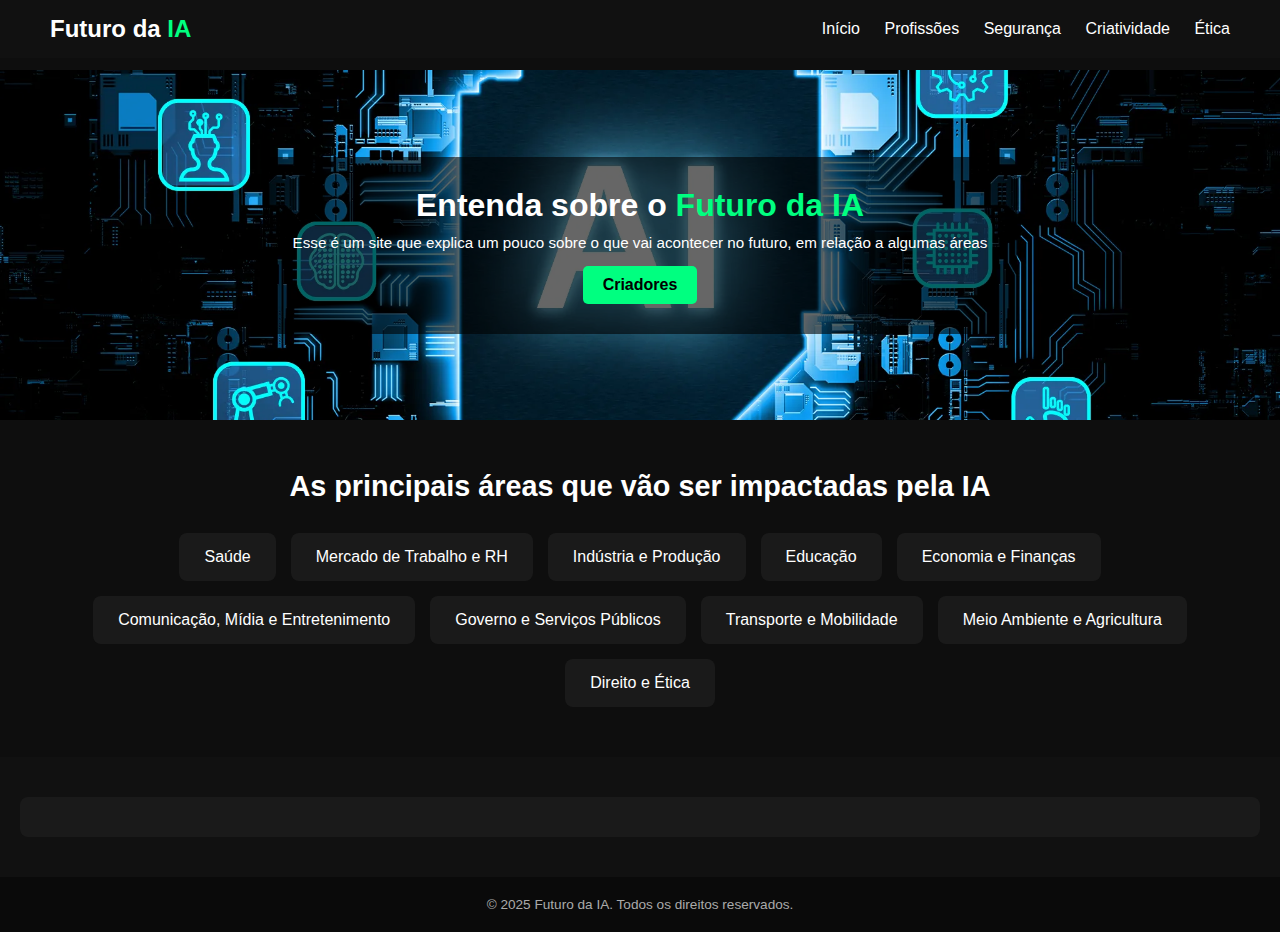
<file: index.html>
<!DOCTYPE html>
<html lang="pt-BR">

<head>
  <meta charset="UTF-8">
  <meta name="viewport" content="width=device-width, initial-scale=1.0">
  <title>Futuro da IA</title>
  <link rel="stylesheet" href="style.css">
  <link rel="icon" type="image/png" href="./img/icone.jpg">
</head>

<body>
  <style>
    * {
      scroll-behavior: smooth;
    }

    .caixa {
      justify-content: center;
      justify-items: center;
      height: auto;
      color: white;
    }

    .caixa p {
      font-size: 1rem;
    }

    @media (max-width: 990px) {
      .menu {
        display: none;
        flex-direction: column;
        width: 100%;
        background-color: #333;
        position: absolute;
        top: 60px;
        left: 0;
      }

      .menu a {
        padding: 10px;
        border-top: 1px solid #444;
      }

      .hamburguer {
        display: block;
      }

      .menu.ativo {
        display: flex;
      }

      #menu-toggle :checked~.menu {
        display: flex;
      }

      .menu-toggle:checked~.menu {
        display: flex;
      }

      .barras {
        width: 25px;
        height: 3px;
        background-color: white;
        margin: 4px 0;
        transition: 0.4s;
      }
    }
      .logo a {
        text-decoration: none;
        font-size: 1.5rem;
        font-weight: bold;
        color: white;
    }
  </style>
  <header class="cabecalho">
    <div class="logo"><a href="#">Futuro da <span>IA</span></a></div>
    <input type="checkbox" id="menu-toggle" class="menu-toggle" style="display: none;">
    <label for="menu-toggle" class="menu-btn">
      <div class="barras"></div>
      <div class="barras"></div>
      <div class="barras"></div>
    </label>
    <nav class="menu">
      <a href="#">Início</a>
      <a href="./arquivos.html/profissões.html">Profissões</a>
      <a href="./arquivos.html/segurança.html">Segurança</a>
      <a href="./arquivos.html/criatividade.html">Criatividade</a>
      <a href="./arquivos.html/ética.html">Ética</a>
    </nav>
  </header>
  <section class="principal">
    <div class="fundo">
      <div class="texto-principal">
        <h1>Entenda sobre o <span>Futuro da IA</span></h1>
        <p>Esse é um site que explica um pouco sobre o que vai acontecer no futuro, em relação a algumas áreas</p>
        <a href="./arquivos.html/criadores.html"><button class="botao">Criadores</button></a>
      </div>
    </div>
  </section>
  <section class="itens">
    <h2>As principais áreas que vão ser impactadas pela IA</h2>
    <div class="caixas-itens">
      <a href="#teste"><button onclick="saude()">
          <div class="caixa">Saúde</div>
        </button></a>
      <a href="#teste"><button onclick="mercadoTrabalho()">
          <div class="caixa">Mercado de Trabalho e RH</div>
        </button></a>
      <a href="#teste"><button onclick="industriaProducao()">
          <div class="caixa">Indústria e Produção</div>
        </button></a>
      <a href="#teste"><button onclick="educacao()">
          <div class="caixa">Educação</div>
        </button></a>
      <a href="#teste"><button onclick="economiaFinancas()">
          <div class="caixa">Economia e Finanças</div>
        </button></a>
      <a href="#teste"><button onclick="comunicacaoMidia()">
          <div class="caixa">Comunicação, Mídia e Entretenimento</div>
        </button></a>
      <a href="#teste"><button onclick="governoServicosPublicos()">
          <div class="caixa">Governo e Serviços Públicos</div>
        </button></a>
      <a href="#teste"><button onclick="transporteMobilidade()">
          <div class="caixa">Transporte e Mobilidade</div>
        </button></a>
      <a href="#teste"><button onclick="meioAmbienteAgricultura()">
          <div class="caixa">Meio Ambiente e Agricultura</div>
        </button></a>
      <a href="#teste"><button onclick="direitoEtica()">
          <div class="caixa">Direito e Ética</div>
        </button></a>
    </div>
  </section>
  <section class="teste" id="teste">
    <div class="caixa" id="ok" style="width: 100%;">
      <h3 class="titulo"></h3>
      <p class="descricao"></p>
    </div>
  </section>
  <footer class="rodape">
    <p>© 2025 Futuro da IA. Todos os direitos reservados.</p>
  </footer>

  <script>
    function exibirTextoNaTela(tag, texto, Tag, Texto) {
      let titulo = document.querySelector(tag);
      titulo.innerHTML = texto;
      let descricao = document.querySelector(Tag);
      descricao.innerHTML = Texto;
    }
    function saude() {
      exibirTextoNaTela('.teste h3', 'Saúde', '.teste p', 'A Inteligência Artificial tem revolucionado a área da saúde ao proporcionar diagnósticos mais rápidos e precisos. Por meio da análise de exames de imagem e dados genéticos, é possível identificar doenças como câncer, problemas cardíacos ou condições raras com maior eficiência. Além disso, a IA permite o desenvolvimento da medicina personalizada, em que os tratamentos são adaptados às necessidades específicas de cada paciente. Outra aplicação importante está no uso de robôs cirúrgicos e assistentes virtuais, que auxiliam médicos durante procedimentos e no acompanhamento clínico. Por fim, a IA também acelera a descoberta de novos medicamentos, reduzindo significativamente o tempo e o custo das pesquisas farmacêuticas.');
    }

    function mercadoTrabalho() {
      exibirTextoNaTela('.teste h3', 'Mercado de Trabalho e RH', '.teste p', 'No mercado de trabalho, a IA tem desempenhado um papel transformador ao automatizar tarefas repetitivas e operacionais, liberando os profissionais para atividades mais criativas e estratégicas. No setor de Recursos Humanos, ferramentas inteligentes analisam currículos e entrevistas, tornando os processos de recrutamento mais ágeis e precisos. Além disso, o avanço tecnológico tem gerado novas oportunidades profissionais, com o surgimento de carreiras voltadas para a ética na IA, engenharia de prompts, manutenção de sistemas inteligentes, entre outras funções emergentes.');
    }

    function industriaProducao() {
      exibirTextoNaTela('.teste h3', 'Indústria e Produção', '.teste p', 'Na indústria, a aplicação da IA tem tornado os processos produtivos mais eficientes e seguros. A manufatura inteligente, por exemplo, utiliza sensores e algoritmos para detectar falhas antes que as máquinas parem, possibilitando uma manutenção preditiva. A automação avançada também vem ganhando espaço, com robôs industriais mais flexíveis e adaptáveis às demandas de produção. Além disso, a logística se beneficia de sistemas inteligentes que otimizam rotas, reduzem desperdícios e aumentam a produtividade das cadeias de suprimentos.');
    }

    function educacao() {
      exibirTextoNaTela('.teste h3', 'Educação', '.teste p', 'Na educação, a IA possibilita uma transformação profunda ao oferecer ensino personalizado, adaptando os conteúdos ao ritmo e estilo de aprendizagem de cada estudante. Ferramentas de correção automática e tutores virtuais auxiliam professores e alunos em tempo real, tornando o aprendizado mais dinâmico e eficiente. Além disso, recursos de tradução e acessibilidade baseados em IA quebram barreiras linguísticas e garantem maior inclusão de estudantes com diferentes necessidades.');
    }

    function economiaFinancas() {
      exibirTextoNaTela('.teste h3', 'Economia e Finanças', '.teste p', 'O setor econômico e financeiro tem se beneficiado amplamente da Inteligência Artificial. A análise de dados em larga escala permite identificar padrões de mercado com rapidez, auxiliando na tomada de decisões estratégicas. A automação de investimentos, por meio de robôs traders e sistemas preditivos, oferece maior precisão e agilidade nas operações financeiras. Além disso, ferramentas de IA monitoram transações em tempo real, contribuindo para a detecção de fraudes e para a segurança dos usuários.');
    }
    function comunicacaoMidia() {
      exibirTextoNaTela('.teste h3', 'Comunicação, Mídia e Entretenimento', '.teste p', 'A IA está transformando profundamente a comunicação e o entretenimento. Atualmente, é possível gerar automaticamente textos, imagens, músicas e vídeos com qualidade impressionante. Filmes e jogos se tornam mais realistas e interativos graças a efeitos especiais baseados em IA. Além disso, algoritmos de recomendação personalizam o conteúdo que consumimos em redes sociais e plataformas de streaming, moldando nossas experiências digitais de forma cada vez mais individualizada.');
    }

    function governoServicosPublicos() {
      exibirTextoNaTela('.teste h3', 'Governo e Serviços Públicos', '.teste p', 'Na esfera pública, a IA tem potencial para melhorar a eficiência e a qualidade dos serviços oferecidos à população. A análise de grandes volumes de dados permite a criação de políticas públicas mais eficazes e direcionadas. Tecnologias de monitoramento urbano, como câmeras inteligentes e sistemas de controle de tráfego, contribuem para a segurança e a mobilidade nas cidades. Além disso, chatbots e assistentes automatizados facilitam a comunicação entre governos e cidadãos, tornando os atendimentos mais rápidos e acessíveis.');
    }

    function transporteMobilidade() {
      exibirTextoNaTela('.teste h3', 'Transporte e Mobilidade', '.teste p', 'No setor de transporte, a IA está por trás de inovações que prometem transformar a mobilidade urbana. Os veículos autônomos são um exemplo claro, capazes de dirigir sozinhos e reduzir significativamente o número de acidentes. Sistemas inteligentes de gestão de trânsito otimizam sinais e rotas, diminuindo congestionamentos. Na logística, drones e caminhões autônomos estão sendo utilizados para realizar entregas de forma mais rápida e eficiente.');
    }

    function meioAmbienteAgricultura() {
      exibirTextoNaTela('.teste h3', 'Meio Ambiente e Agricultura', '.teste p', 'A IA tem desempenhado um papel importante na preservação ambiental e no aumento da eficiência agrícola. A chamada agricultura de precisão utiliza dados e algoritmos para orientar irrigação, fertilização e colheita, maximizando a produtividade e reduzindo desperdícios. No campo ambiental, a análise de dados climáticos e imagens de satélite permite monitorar ecossistemas, prever desastres naturais e desenvolver estratégias de proteção. Além disso, sistemas inteligentes ajudam a otimizar o consumo de energia em cidades e indústrias, promovendo a sustentabilidade.');
    }
    function direitoEtica() {
      exibirTextoNaTela('.teste h3', 'Direito e Ética', '.teste p', 'Na área jurídica, a IA está sendo utilizada para agilizar a leitura e organização de grandes volumes de documentos, facilitando o trabalho de advogados e tribunais. Ferramentas inteligentes também auxiliam na previsão de decisões judiciais, oferecendo suporte estratégico para profissionais do direito. Paralelamente, o avanço da IA levanta importantes debates éticos, especialmente relacionados à privacidade, à regulação e aos impactos sociais dessas tecnologias, exigindo atenção e responsabilidade no seu uso.');
    }

  </script>
</body>


</html>
</file>
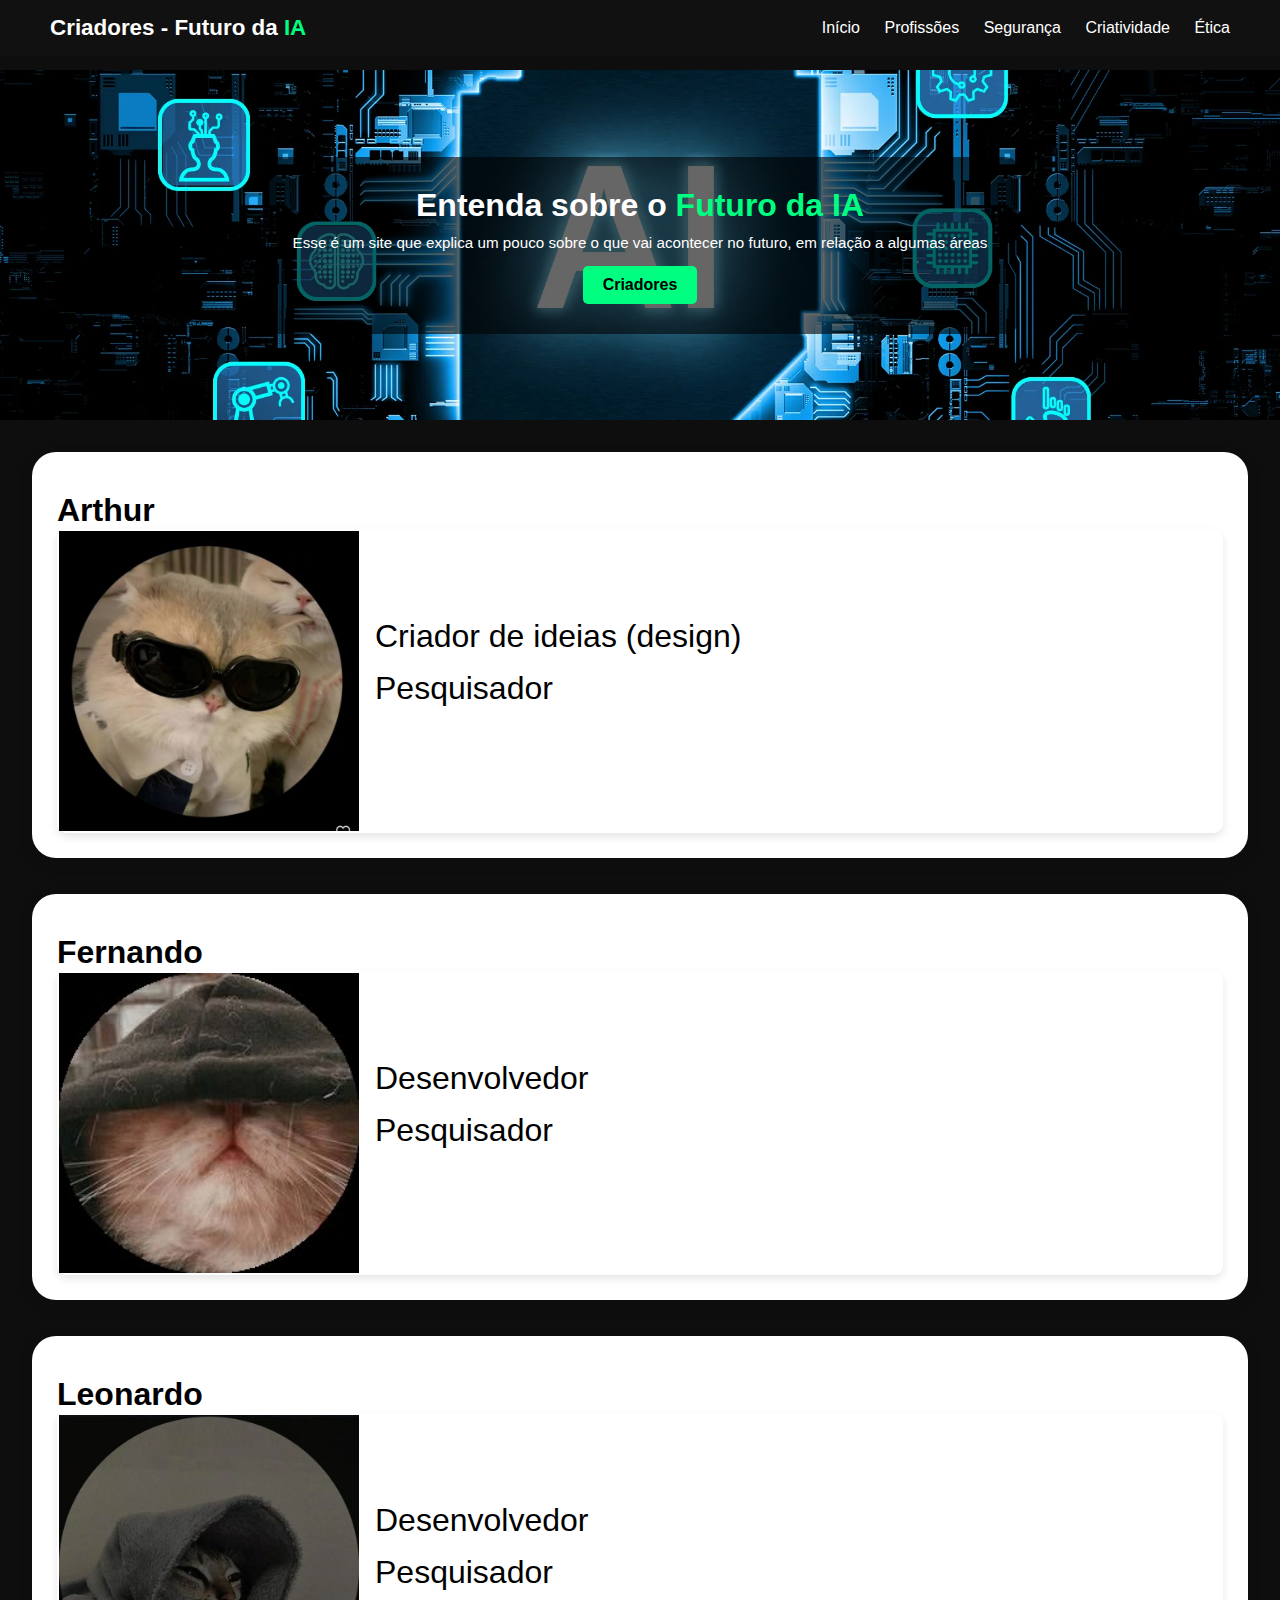
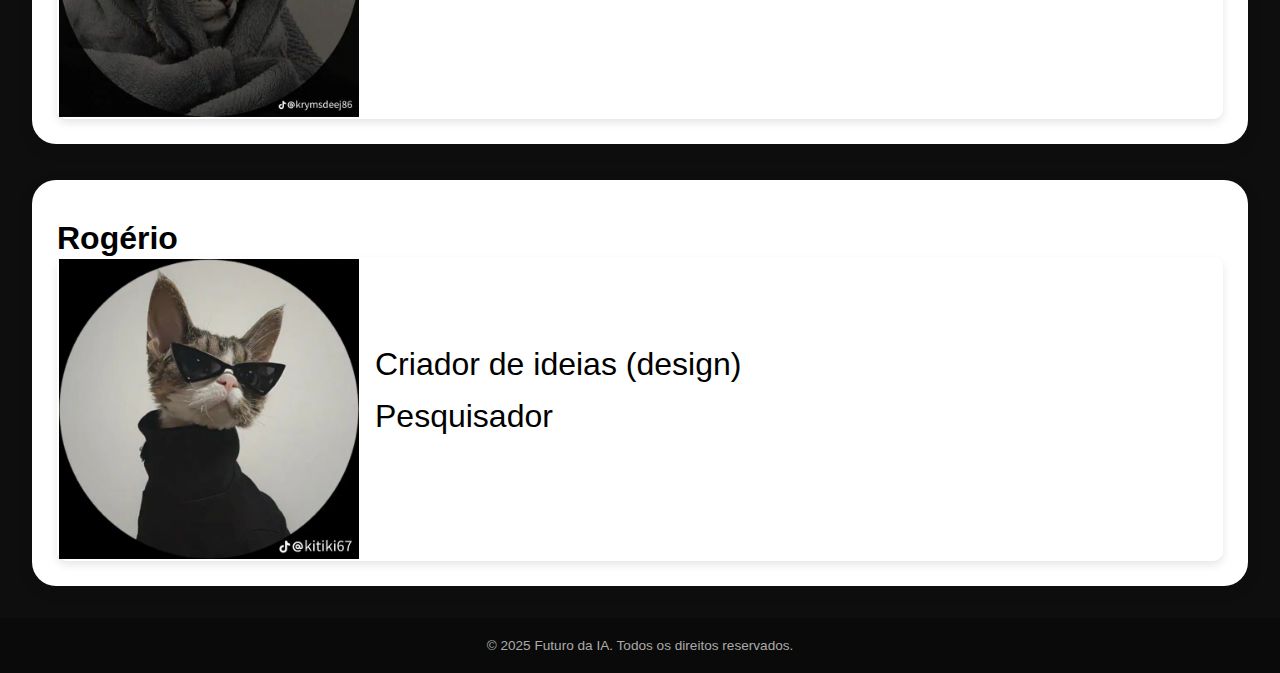
<file: arquivos.html/criadores.html>
<!DOCTYPE html>
<html lang="pt-BR">

<head>
    <meta charset="UTF-8">
    <meta name="viewport" content="width=device-width, initial-scale=1.0">
    <title>Criadores - Futuro da IA</title>
    <link rel="stylesheet" href="../style.css">
    <link rel="icon" type="image/png" href="../img/icone.jpg">

</head>

<body>
    <style>
        .criadores {
            justify-content: center;
            align-items: center;
            gap: 5rem;
            padding: 2rem;
            flex-wrap: wrap;
        }

        .geral {
            width: 100%;
            background-color: #fff;
            border-radius: 24px;
            padding: 25px;
            box-shadow: 0 5px 15px rgba(0, 0, 0, 0.1);
        }

        .imagemperfil {
            border: 2px solid #fff;
            border-radius: 10px;
            box-shadow: 0 4px 8px rgba(0, 0, 0, 0.1);
            transition: transform 0.3s, box-shadow 0.3s;
            display: flex;
            gap: 1rem;
        }

        .descrição h4 {
            margin-top: 15px;
            font-size: 2rem;
            text-align: justify;
            color: black;
        }

        .imagemperfil li ul {
            margin-top: 15px;
            font-size: 2rem;
            text-align: justify;
            color: black;
        }

        .geral .descrição {
            text-align: center;
            margin-top: 15px;
            color: black;
        }

        @media (max-width: 998px) {
            .criadores {
                flex-direction: column;
                align-items: center;
            }

            .imagemperfil {
                width: 100%;
                flex-direction: column;
                align-items: center;
            }
        }

        @media (max-width: 500px) {
            img {
                width: 100%;
                height: auto;
            }
        }

        @media (max-width: 990px) {
            .menu {
                display: none;
                flex-direction: column;
                width: 100%;
                background-color: #333;
                position: absolute;
                top: 60px;
                left: 0;
            }

            .menu a {
                padding: 10px;
                border-top: 1px solid #444;
            }

            .hamburguer {
                display: block;
            }

            .menu.ativo {
                display: flex;
            }

            #menu-toggle :checked~.menu {
                display: flex;
            }

            .menu-toggle:checked~.menu {
                display: flex;
            }

            .barras {
                width: 25px;
                height: 3px;
                background-color: white;
                margin: 4px 0;
                transition: 0.4s;
            }
        }
    </style>
    <header class="cabecalho">
        <div class="logo">Criadores - Futuro da <span>IA</span></div>
        <input type="checkbox" id="menu-toggle" class="menu-toggle" style="display: none;">
        <label for="menu-toggle" class="menu-btn">
            <div class="barras"></div>
            <div class="barras"></div>
            <div class="barras"></div>
        </label>
        <nav class="menu">
            <a href="../index.html">Início</a>
            <a href="./profissões.html">Profissões</a>
            <a href="./segurança.html">Segurança</a>
            <a href="./criatividade.html">Criatividade</a>
            <a href="./ética.html">Ética</a>
        </nav>
    </header>
    <section class="principal">
        <div class="fundo">
            <div class="texto-principal">
                <h1>Entenda sobre o <span>Futuro da IA</span></h1>
                <p>Esse é um site que explica um pouco sobre o que vai acontecer no futuro, em relação a algumas áreas
                </p>
                <a href="#"><button class="botao">Criadores</button></a>
            </div>
        </div>
    </section>
    <section class="criadores">
        <div class="geral">
            <div class="descrição">
                <h4>Arthur</h4>
            </div>
            <div class="imagemperfil">
                <img src="../img/perfil 1.jpg" alt="" width="300rem">
                <li>
                    <br><br><br><br>
                    <ul>Criador de ideias (design)</ul>
                    <ul>Pesquisador</ul>
                </li>
            </div>
        </div>
        <br><br>
        <div class="geral">
            <div class="descrição">
                <h4>Fernando</h4>
            </div>
            <div class="imagemperfil">
                <img src="../img/perfil 2.jpg" alt="" width="300rem">
                <li>
                    <br><br><br><br>
                    <ul>Desenvolvedor</ul>
                    <ul>Pesquisador</ul>
                </li>
            </div>
        </div>
        <br><br>
        <div class="geral">
            <div class="descrição">
                <h4>Leonardo</h4>
            </div>
            <div class="imagemperfil">
                <img src="../img/perfil 3.jpg" alt="" width="300rem">
                <li>
                    <br><br><br><br>
                    <ul>Desenvolvedor</ul>
                    <ul>Pesquisador</ul>
                </li>
            </div>
        </div>
        <br><br>
        <div class="geral">
            <div class="descrição">
                <h4>Rogério</h4>
            </div>
            <div class="imagemperfil">
                <img src="../img/perfil 4.jpg" alt="" width="300rem">
                <li>
                    <br><br><br><br>
                    <ul>Criador de ideias (design)</ul>
                    <ul>Pesquisador</ul>
                </li>
            </div>
        </div>
    </section>
    <footer class="rodape">
        <p>© 2025 Futuro da IA. Todos os direitos reservados.</p>
    </footer>
</body>

</html>
</file>
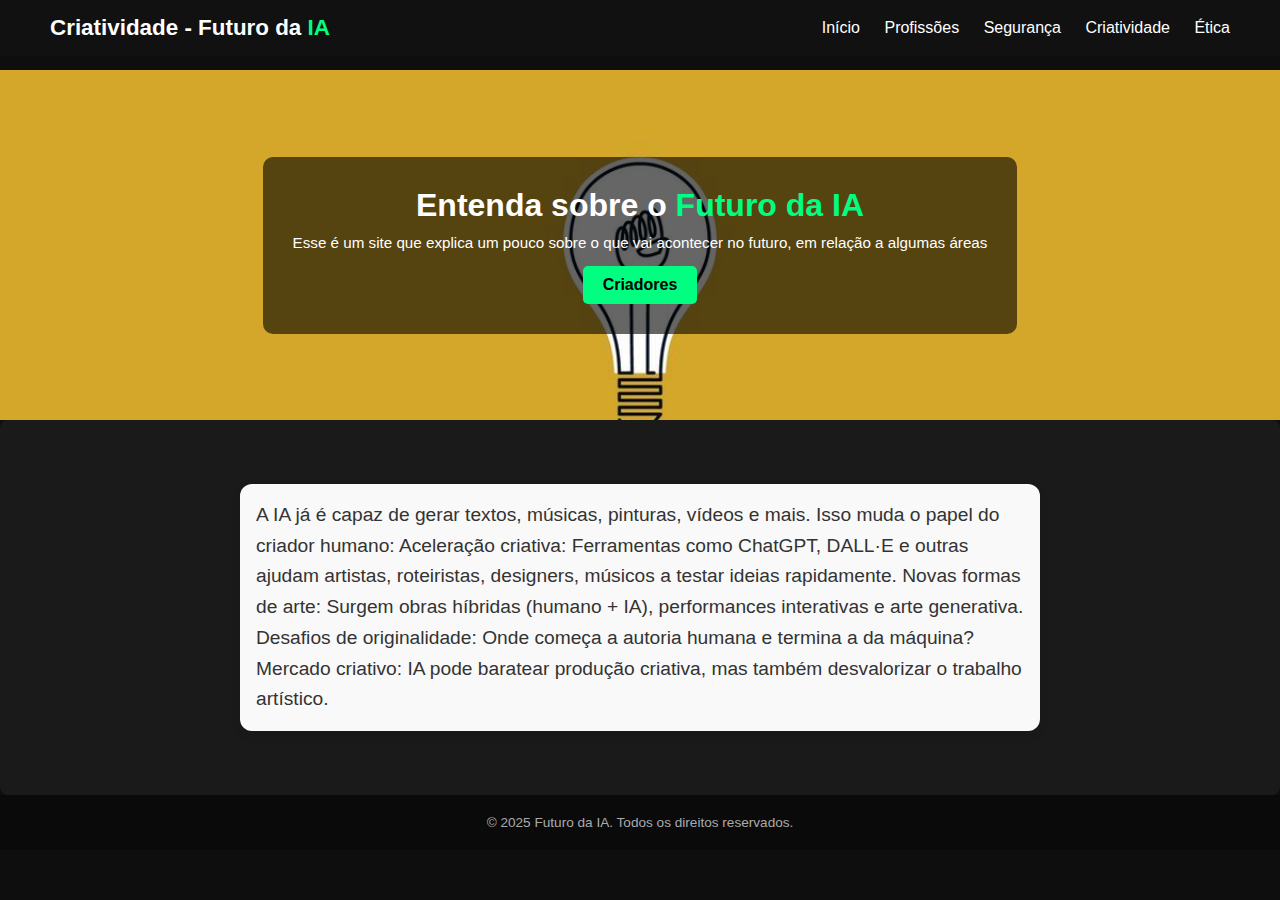
<file: arquivos.html/criatividade.html>
<!DOCTYPE html>
<html lang="pt-BR">

<head>
  <meta charset="UTF-8">
  <meta name="viewport" content="width=device-width, initial-scale=1.0">
  <title>Criatividade - Futuro da IA</title>
  <link rel="stylesheet" href="../style.css">
  <link rel="icon" type="image/png" href="../img/icone.jpg">
</head>

<body>
  <style>
    .principal {
      background: url('../img/criatividade.jpg') center/cover no-repeat;
    }

    .texto {
      max-width: 800px;
      margin: 2rem auto;
      padding: 1rem;
      background-color: #f9f9f9;
      border-radius: 12px;
      box-shadow: 0 4px 8px rgba(0, 0, 0, 0.1);
      font-size: 1.2rem;
      line-height: 1.6;
      color: #333;
    }

    .caixa {
      display: flex;
      justify-content: center;
      align-items: center;
      padding: 2rem;
    }

    @media (max-width: 990px) {
      .menu {
        display: none;
        flex-direction: column;
        width: 100%;
        background-color: #333;
        position: absolute;
        top: 60px;
        left: 0;
      }

      .menu a {
        padding: 10px;
        border-top: 1px solid #444;
      }

      .hamburguer {
        display: block;
      }

      .menu.ativo {
        display: flex;
      }

      #menu-toggle :checked~.menu {
        display: flex;
      }

      .menu-toggle:checked~.menu {
        display: flex;
      }

      .barras {
        width: 25px;
        height: 3px;
        background-color: white;
        margin: 4px 0;
        transition: 0.4s;
      }
    }
  </style>
  <header class="cabecalho">
    <div class="logo">Criatividade - Futuro da <span>IA</span></div>
    <input type="checkbox" id="menu-toggle" class="menu-toggle" style="display: none;">
    <label for="menu-toggle" class="menu-btn">
      <div class="barras"></div>
      <div class="barras"></div>
      <div class="barras"></div>
    </label>
    <nav class="menu">
      <a href="../index.html">Início</a>
      <a href="./profissões.html">Profissões</a>
      <a href="./segurança.html">Segurança</a>
      <a href="./criatividade.html">Criatividade</a>
      <a href="./ética.html">Ética</a>
    </nav>
  </header>
  <section class="principal">
    <div class="fundo">
      <div class="texto-principal">
        <h1>Entenda sobre o <span>Futuro da IA</span></h1>
        <p>Esse é um site que explica um pouco sobre o que vai acontecer no futuro, em relação a algumas áreas</p>
        <a href="./criadores.html"><button class="botao">Criadores</button></a>
      </div>
    </div>
  </section>
  <div class="caixa">
    <div class="texto">
      <p>A IA já é capaz de gerar textos, músicas, pinturas, vídeos e mais. Isso muda o papel do criador humano:
        Aceleração criativa: Ferramentas como ChatGPT, DALL·E e outras ajudam artistas, roteiristas, designers, músicos
        a testar ideias rapidamente. Novas formas de arte: Surgem obras híbridas (humano + IA), performances interativas
        e arte generativa. Desafios de originalidade: Onde começa a autoria humana e termina a da máquina? Mercado
        criativo: IA pode baratear produção criativa, mas também desvalorizar o trabalho artístico.</p>
    </div>
  </div>
  <footer class="rodape">
    <p>© 2025 Futuro da IA. Todos os direitos reservados.</p>
  </footer>
</body>

</html>
</file>
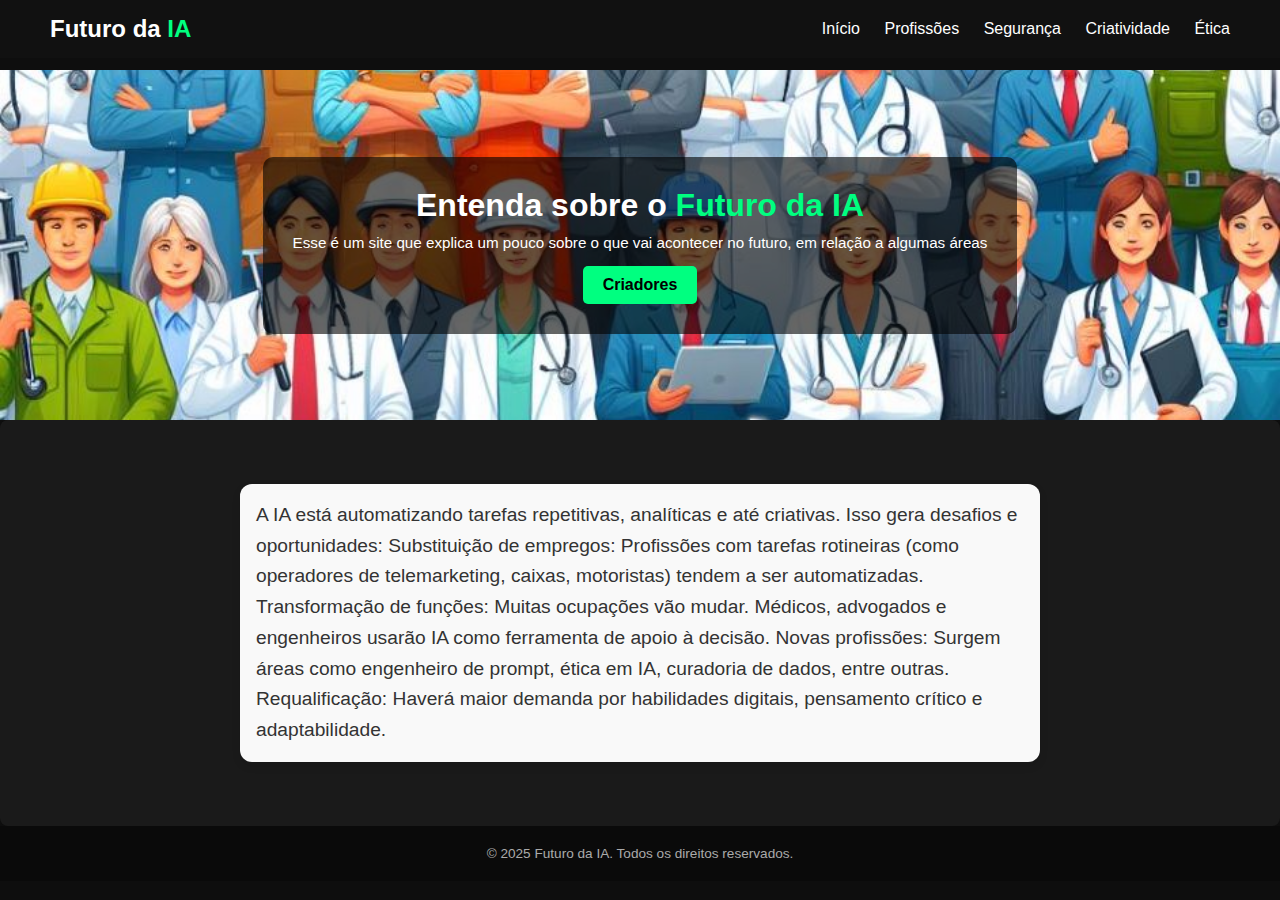
<file: arquivos.html/profissões.html>
<!DOCTYPE html>
<html lang="pt-BR">

<head>
    <meta charset="UTF-8">
    <meta name="viewport" content="width=device-width, initial-scale=1.0">
    <title>Profissões - Futuro da IA</title>
    <link rel="stylesheet" href="../style.css">
    <link rel="icon" type="image/png" href="../img/icone.jpg">
</head>

<body>
    <style>
        .principal {
            background: url('../img/profissões.jpg') center/cover no-repeat;
        }

        .texto {
            max-width: 800px;
            margin: 2rem auto;
            padding: 1rem;
            background-color: #f9f9f9;
            border-radius: 12px;
            box-shadow: 0 4px 8px rgba(0, 0, 0, 0.1);
            font-size: 1.2rem;
            line-height: 1.6;
            color: #333;
        }

        .caixa {
            display: flex;
            justify-content: center;
            align-items: center;
            padding: 2rem;
        }

        @media (max-width: 990px) {
            .menu {
                display: none;
                flex-direction: column;
                width: 100%;
                background-color: #333;
                position: absolute;
                top: 60px;
                left: 0;
            }

            .menu a {
                padding: 10px;
                border-top: 1px solid #444;
            }

            .hamburguer {
                display: block;
            }

            .menu.ativo {
                display: flex;
            }

            #menu-toggle :checked~.menu {
                display: flex;
            }

            .menu-toggle:checked~.menu {
                display: flex;
            }

            .barras {
                width: 25px;
                height: 3px;
                background-color: white;
                margin: 4px 0;
                transition: 0.4s;
            }
        }
            .logo a {
              text-decoration: none;
              font-size: 1.5rem;
              font-weight: bold;
              color: white;
    }
    </style>
    <header class="cabecalho">
    <div class="logo"><a href="../index.html">Futuro da <span>IA</span></a></div>
        <input type="checkbox" id="menu-toggle" class="menu-toggle" style="display: none;">
        <label for="menu-toggle" class="menu-btn">
            <div class="barras"></div>
            <div class="barras"></div>
            <div class="barras"></div>
        </label>
        <nav class="menu">
            <a href="../index.html">Início</a>
            <a href="./profissões.html">Profissões</a>
            <a href="./segurança.html">Segurança</a>
            <a href="./criatividade.html">Criatividade</a>
            <a href="./ética.html">Ética</a>
        </nav>
    </header>

    <section class="principal">
        <div class="fundo">
            <div class="texto-principal">
                <h1>Entenda sobre o <span>Futuro da IA</span></h1>
                <p>Esse é um site que explica um pouco sobre o que vai acontecer no futuro, em relação a algumas áreas
                </p>
                <a href="./criadores.html"><button class="botao">Criadores</button></a>
            </div>
        </div>
    </section>
    <div class="caixa">
        <div class="texto">
            <p>A IA está automatizando tarefas repetitivas, analíticas e até criativas. Isso gera desafios e
                oportunidades: Substituição de empregos: Profissões com tarefas rotineiras (como operadores de
                telemarketing, caixas, motoristas) tendem a ser automatizadas. Transformação de funções: Muitas
                ocupações vão mudar. Médicos, advogados e engenheiros usarão IA como ferramenta de apoio à decisão.
                Novas profissões: Surgem áreas como engenheiro de prompt, ética em IA, curadoria de dados, entre outras.
                Requalificação: Haverá maior demanda por habilidades digitais, pensamento crítico e adaptabilidade.</p>
        </div>
    </div>
    <footer class="rodape">
        <p>© 2025 Futuro da IA. Todos os direitos reservados.</p>
    </footer>
</body>


</html>
</file>
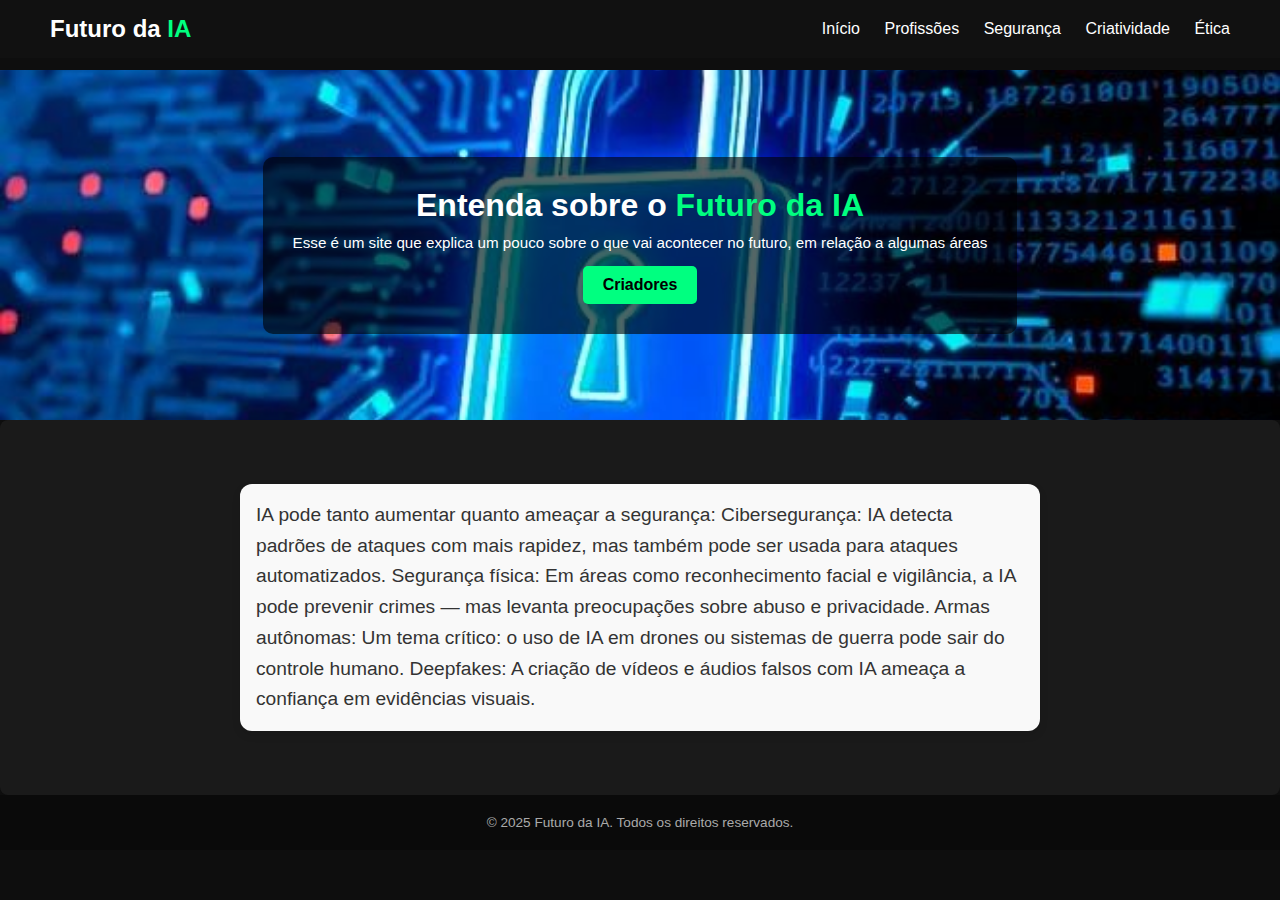
<file: arquivos.html/segurança.html>
<!DOCTYPE html>
<html lang="pt-BR">

<head>
  <meta charset="UTF-8">
  <meta name="viewport" content="width=device-width, initial-scale=1.0">
  <title>Segurança - Futuro da IA</title>
  <link rel="stylesheet" href="../style.css">
  <link rel="icon" type="image/png" href="../img/icone.jpg">
</head>

<body>
  <style>
    .principal {
      background: url('../img/segurança.jpg') center/cover no-repeat;
    }

    .texto {
      max-width: 800px;
      margin: 2rem auto;
      padding: 1rem;
      background-color: #f9f9f9;
      border-radius: 12px;
      box-shadow: 0 4px 8px rgba(0, 0, 0, 0.1);
      font-size: 1.2rem;
      line-height: 1.6;
      color: #333;
    }

    .caixa {
      display: flex;
      justify-content: center;
      align-items: center;
      padding: 2rem;
    }

    @media (max-width: 990px) {
      .menu {
        display: none;
        flex-direction: column;
        width: 100%;
        background-color: #333;
        position: absolute;
        top: 60px;
        left: 0;
      }

      .menu a {
        padding: 10px;
        border-top: 1px solid #444;
      }

      .hamburguer {
        display: block;
      }

      .menu.ativo {
        display: flex;
      }

      #menu-toggle :checked~.menu {
        display: flex;
      }

      .menu-toggle:checked~.menu {
        display: flex;
      }

      .barras {
        width: 25px;
        height: 3px;
        background-color: white;
        margin: 4px 0;
        transition: 0.4s;
      }
    }
    .logo a {
      text-decoration: none;
      font-size: 1.5rem;
      font-weight: bold;
      color: white;
    }
  </style>
  <header class="cabecalho">
    <div class="logo"><a href="#">Futuro da <span>IA</span></a></div>
    <input type="checkbox" id="menu-toggle" class="menu-toggle" style="display: none;">
    <label for="menu-toggle" class="menu-btn">
      <div class="barras"></div>
      <div class="barras"></div>
      <div class="barras"></div>
    </label>
    <nav class="menu">
      <a href="../index.html">Início</a>
      <a href="./profissões.html">Profissões</a>
      <a href="./segurança.html">Segurança</a>
      <a href="./criatividade.html">Criatividade</a>
      <a href="./ética.html">Ética</a>
    </nav>
  </header>
  <section class="principal">
    <div class="fundo">
      <div class="texto-principal">
        <h1>Entenda sobre o <span>Futuro da IA</span></h1>
        <p>Esse é um site que explica um pouco sobre o que vai acontecer no futuro, em relação a algumas áreas</p>
        <a href="./criadores.html"><button class="botao">Criadores</button></a>
      </div>
    </div>
  </section>
  <div class="caixa">
    <div class="texto">
      <p>IA pode tanto aumentar quanto ameaçar a segurança: Cibersegurança: IA detecta padrões de ataques com mais
        rapidez, mas também pode ser usada para ataques automatizados. Segurança física: Em áreas como reconhecimento
        facial e vigilância, a IA pode prevenir crimes — mas levanta preocupações sobre abuso e privacidade. Armas
        autônomas: Um tema crítico: o uso de IA em drones ou sistemas de guerra pode sair do controle humano. Deepfakes:
        A criação de vídeos e áudios falsos com IA ameaça a confiança em evidências visuais.</p>
    </div>
  </div>
  <footer class="rodape">
    <p>© 2025 Futuro da IA. Todos os direitos reservados.</p>
  </footer>
</body>


</html>
</file>
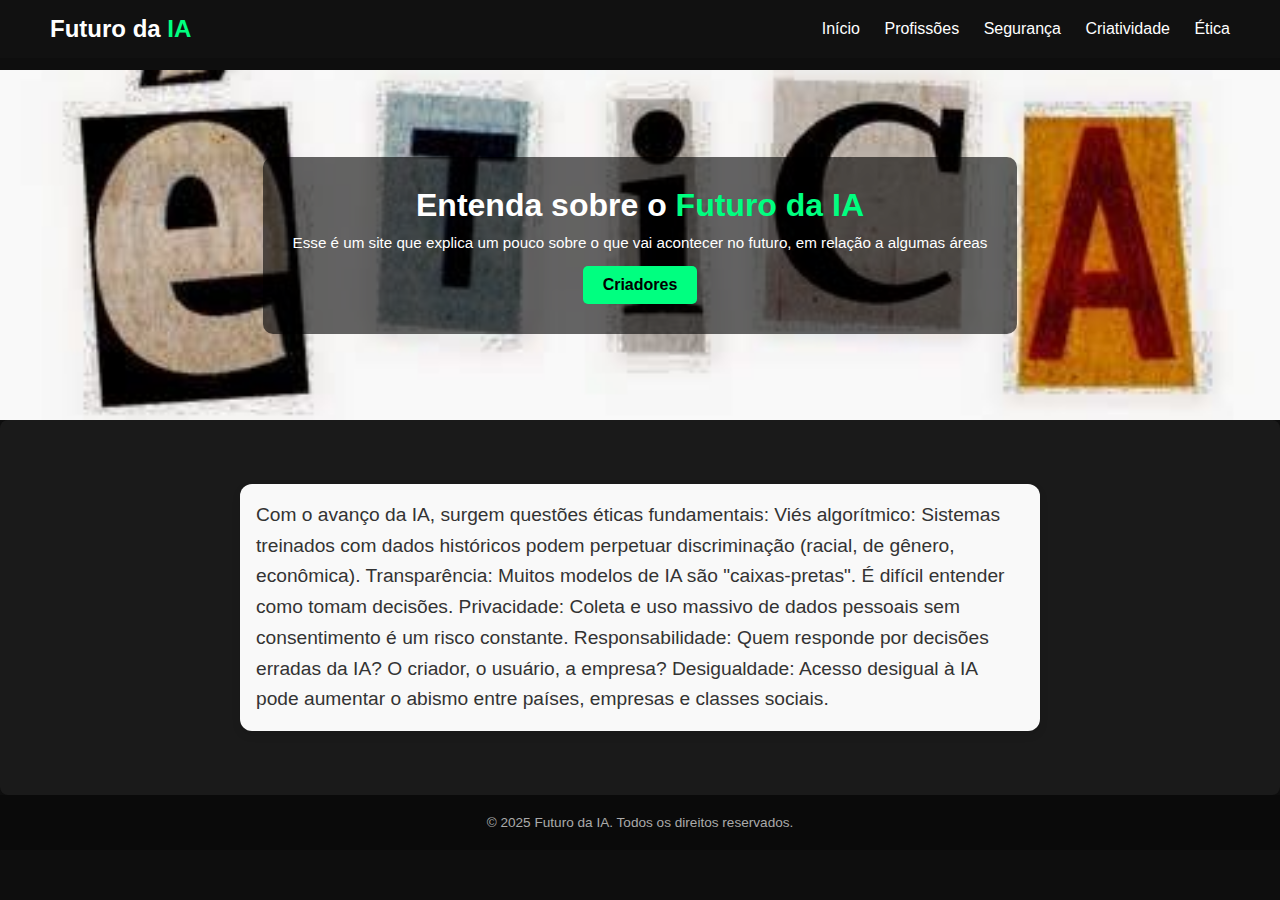
<file: arquivos.html/ética.html>
<!DOCTYPE html>
<html lang="pt-BR">

<head>
  <meta charset="UTF-8">
  <meta name="viewport" content="width=device-width, initial-scale=1.0">
  <title>Ética - Futuro da IA</title>
  <link rel="stylesheet" href="../style.css">
  <link rel="icon" type="image/png" href="../img/icone.jpg">
</head>

<body>
  <style>
    .principal {
      background: url('../img/ética.jpg') center/cover no-repeat;
    }

    .texto {
      max-width: 800px;
      margin: 2rem auto;
      padding: 1rem;
      background-color: #f9f9f9;
      border-radius: 12px;
      box-shadow: 0 4px 8px rgba(0, 0, 0, 0.1);
      font-size: 1.2rem;
      line-height: 1.6;
      color: #333;
    }

    .caixa {
      display: flex;
      justify-content: center;
      align-items: center;
      padding: 2rem;
    }

    @media (max-width: 990px) {
      .menu {
        display: none;
        flex-direction: column;
        width: 100%;
        background-color: #333;
        position: absolute;
        top: 60px;
        left: 0;
      }

      .menu a {
        padding: 10px;
        border-top: 1px solid #444;
      }

      .hamburguer {
        display: block;
      }

      .menu.ativo {
        display: flex;
      }

      #menu-toggle :checked~.menu {
        display: flex;
      }

      .menu-toggle:checked~.menu {
        display: flex;
      }

      .barras {
        width: 25px;
        height: 3px;
        background-color: white;
        margin: 4px 0;
        transition: 0.4s;
      }
    }
    .logo a {
      text-decoration: none;
      font-size: 1.5rem;
      font-weight: bold;
      color: white;
    }
  </style>
  <header class="cabecalho">
   <div class="logo"><a href="../index.html">Futuro da <span>IA</span></a></div>
    <input type="checkbox" id="menu-toggle" class="menu-toggle" style="display: none;">
    <label for="menu-toggle" class="menu-btn">
      <div class="barras"></div>
      <div class="barras"></div>
      <div class="barras"></div>
    </label>
    <nav class="menu">
      <a href="../index.html">Início</a>
      <a href="./profissões.html">Profissões</a>
      <a href="./segurança.html">Segurança</a>
      <a href="./criatividade.html">Criatividade</a>
      <a href="./ética.html">Ética</a>
    </nav>
  </header>
  <section class="principal">
    <div class="fundo">
      <div class="texto-principal">
        <h1>Entenda sobre o <span>Futuro da IA</span></h1>
        <p>Esse é um site que explica um pouco sobre o que vai acontecer no futuro, em relação a algumas áreas</p>
        <a href="./criadores.html"><button class="botao">Criadores</button></a>
      </div>
    </div>
  </section>
  <div class="caixa">
    <div class="texto">
      <p>Com o avanço da IA, surgem questões éticas fundamentais: Viés algorítmico: Sistemas treinados com dados
        históricos podem perpetuar discriminação (racial, de gênero, econômica). Transparência: Muitos modelos de IA são
        "caixas-pretas". É difícil entender como tomam decisões. Privacidade: Coleta e uso massivo de dados pessoais sem
        consentimento é um risco constante. Responsabilidade: Quem responde por decisões erradas da IA? O criador, o
        usuário, a empresa? Desigualdade: Acesso desigual à IA pode aumentar o abismo entre países, empresas e classes
        sociais.</p>
    </div>
  </div>
  <footer class="rodape">
    <p>© 2025 Futuro da IA. Todos os direitos reservados.</p>
  </footer>
</body>


</html>
</file>
<file: style.css>
/* Estilo geral */
* {
  margin: 0;
  padding: 0;
  box-sizing: border-box;
}

body {
  font-family: Arial, sans-serif;
  background-color: #0e0e0e;
  color: #fff;
}

/* Cabeçalho */
.cabecalho {
  display: flex;
  justify-content: space-between;
  align-items: center;
  padding: 15px 50px;
  background-color: #111;
  position: fixed;
  width: 100%;
  top: 0;
  z-index: 100;
}

.logo {
  font-size: 1.4rem;
  font-weight: bold;
}

.logo span {
  color: #00ff80;
}

.menu a {
  color: #fff;
  margin-left: 20px;
  text-decoration: none;
  transition: color 0.3s;
}

.menu a:hover {
  color: #00ff80;
}

/* Seção principal */
.principal {
  margin-top: 70px;
  height: 350px;
  background: url('./img/MediaTek-IA-2023.webp') center/cover no-repeat;
  display: flex;
  justify-content: center;
  align-items: center;
}

.texto-principal {
  text-align: center;
  background-color: rgba(0, 0, 0, 0.6);
  padding: 30px;
  border-radius: 10px;
}

.texto-principal h1 {
  font-size: 2rem;
  margin-bottom: 10px;
}

.texto-principal h1 span {
  color: #00ff80;
}

.texto-principal p {
  font-size: 0.95rem;
  margin-bottom: 15px;
}

.botao {
  background-color: #00ff80;
  color: #000;
  border: none;
  padding: 10px 20px;
  border-radius: 5px;
  cursor: pointer;
  font-weight: bold;
  transition: background-color 0.3s;
}

.botao:hover {
  background-color: #00cc66;
}

/* Serviços */
.itens {
  text-align: center;
  padding: 50px 20px;
}

.itens h2 {
  margin-bottom: 30px;
  font-size: 1.8rem;
}

.caixas-itens {
  display: flex;
  flex-wrap: wrap;
  justify-content: center;
  gap: 15px;
}

.caixa {
  background-color: #1a1a1a;
  padding: 15px 25px;
  border-radius: 8px;
  cursor: pointer;
  transition: background-color 0.7s;
}

.caixa:hover {
  background-color: #00ff80;
  color: #000;
}

/* TESTE JS*/
.teste {
  display: flex;
  justify-content: center;
  gap: 50px;
  padding: 40px 20px;
  background-color: #111;
}
.teste h3 {
  font-size: 1.5rem;
  margin-bottom: 10px;
}
.teste p {
  font-size: 1rem;
  max-width: 400px;
  text-align: left;
}
button {
  background: none;
  border: none;
  padding: 0;
  font: inherit;
  cursor: pointer;
  outline: inherit;
}
/* Rodapé */
.rodape {
  text-align: center;
  padding: 20px;
  background-color: #0a0a0a;
  font-size: 0.85rem;
  color: #aaa;
}
</file>
